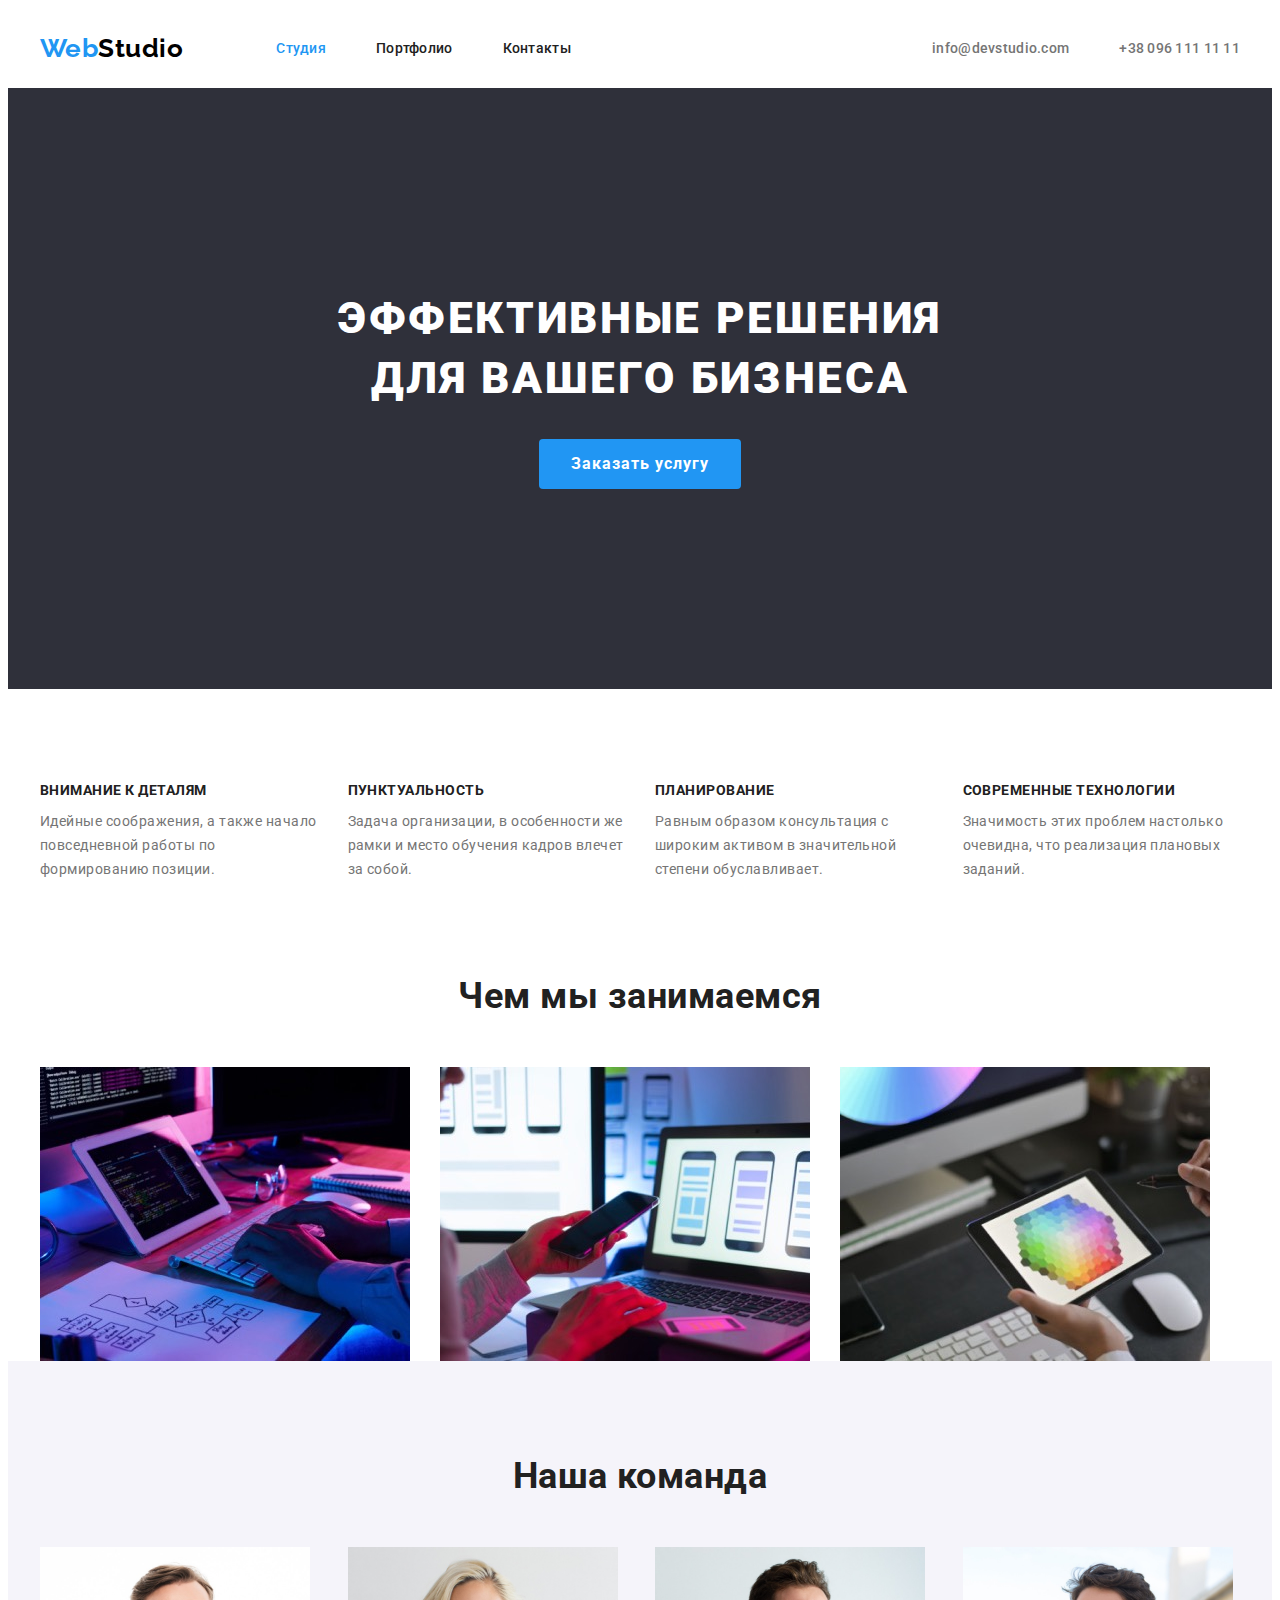
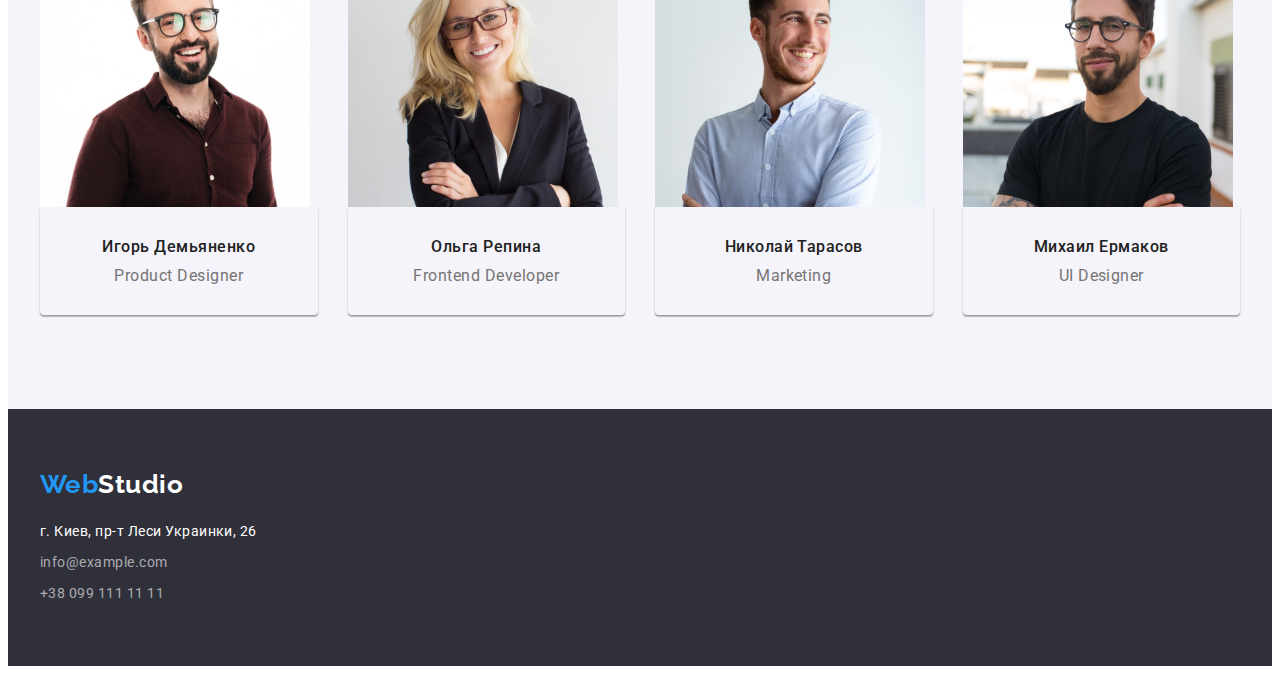
<file: index.html>
<!DOCTYPE html>
<html lang="ru">
  <head>
    <meta charset="UTF-8" />
    <meta http-equiv="X-UA-Compatible" content="IE=edge" />
    <meta name="viewport" content="width=device-width, initial-scale=1.0" />
    <title>WebStudio</title>
    <!-- Шрифты -->
    <link rel="preconnect" href="https://fonts.googleapis.com" />
    <link rel="preconnect" href="https://fonts.gstatic.com" crossorigin />
    <link
      href="https://fonts.googleapis.com/css2?family=Raleway:wght@700&family=Roboto:wght@400;500;700;900&display=swap"
      rel="stylesheet"
    />
    <!-- Нормализация стилей -->
    <link
      rel="stylesheet"
      href="https://cdnjs.cloudflare.com/ajax/libs/modern-normalize/1.1.0/modern-normalize.min.css"
      integrity="sha512-wpPYUAdjBVSE4KJnH1VR1HeZfpl1ub8YT/NKx4PuQ5NmX2tKuGu6U/JRp5y+Y8XG2tV+wKQpNHVUX03MfMFn9Q=="
      crossorigin="anonymous"
      referrerpolicy="no-referrer"
    />
    <!-- Стили текущие -->
    <link rel="stylesheet" href="./css/styles.css" />
  </head>

  <body>
    <!-- Шапка сайта -->
    <header class="header">
      <div class="container container-header">
        <a href="./index.html" class="logo"><span class="logo-accent">Web</span>Studio</a>
        <nav>
          <ul class="site-nav list">
            <li class="item">
              <a href="./index.html" class="link current">Студия</a>
            </li>
            <li class="item">
              <a href="./portfolio.html" class="link">Портфолио</a>
            </li>
            <li class="item">
              <a href="" class="link">Контакты</a>
            </li>
          </ul>
        </nav>
        <ul class="contact-nav list">
          <li class="item">
            <a href="mailto:info@devstudio.com" class="link">info@devstudio.com</a>
          </li>
          <li class="item">
            <a href="tel:+380991111111" class="link">+38 096 111 11 11</a>
          </li>
        </ul>
      </div>
    </header>

    <!-- Основной контент -->
    <main>
      <!-- Секция-герой -->
      <section class="hero">
        <div class="container">
          <h1 class="hero-title">Эффективные решения для вашего бизнеса</h1>
          <button type="button" class="btn btn-hero">Заказать услугу</button>
        </div>
      </section>

      <!-- Особенности студии -->
      <section class="section-features section">
        <div class="container">
          <h2 class="section-title visually-hidden">Особенности</h2>
          <ul class="list">
            <li class="item">
              <h3 class="subtitle">Внимание к деталям</h3>
              <p class="features-item">
                Идейные соображения, а также начало повседневной работы по формированию позиции.
              </p>
            </li>
            <li class="item">
              <h3 class="subtitle">Пунктуальность</h3>
              <p class="features-item">
                Задача организации, в особенности же рамки и место обучения кадров влечет за собой.
              </p>
            </li>
            <li class="item">
              <h3 class="subtitle">Планирование</h3>
              <p class="features-item">
                Равным образом консультация с широким активом в значительной степени обуславливает.
              </p>
            </li>
            <li class="item">
              <h3 class="subtitle">Современные технологии</h3>
              <p class="features-item">
                Значимость этих проблем настолько очевидна, что реализация плановых заданий.
              </p>
            </li>
          </ul>
        </div>
      </section>

      <!-- Чем занимается студия -->
      <section class="sectoin-work section">
        <div class="container">
          <h2 class="section-title">Чем мы занимаемся</h2>
          <ul class="list">
            <li class="item">
              <img
                src="./images/imagesmain/whatwedo-koding.jpg"
                alt="Человек пишет программный код"
                width="370"
              />
            </li>
            <li class="item">
              <img
                src="./images/imagesmain/whatwedo-mob.jpg"
                alt="На экране ноутбока представлены варианты разметки сайта для телефона"
                width="370"
              />
            </li>
            <li class="item">
              <img
                src="./images/imagesmain/whatwedo-tab.jpg"
                alt="Планшет со спектром цветов"
                width="370"
              />
            </li>
          </ul>
        </div>
      </section>

      <!-- Команда сотрудников студии -->
      <section class="section-team section last-section">
        <div class="container last-container">
          <h2 class="section-title">Наша команда</h2>
          <ul class="list">
            <li class="item">
              <img
                src="./images/imagesmain/Demyanenko.jpg"
                alt="Фото Product Designer Игорь Демьяненко"
                width="270"
              />
              <div class="card-team">
                <h3 class="subtitle">Игорь Демьяненко</h3>
                <p class="desc" lang="en">Product Designer</p>
              </div>
            </li>
            <li class="item">
              <img
                src="./images/imagesmain/Repina.jpg"
                alt="Фото Frontend Developer Ольга Репина"
                width="270"
              />
              <div class="card-team">
                <h3 class="subtitle">Ольга Репина</h3>
                <p class="desc" lang="en">Frontend Developer</p>
              </div>
            </li>
            <li class="item">
              <img
                src="./images/imagesmain/Tarasov.jpg"
                alt="Фото Marketing Николай Тарасов"
                width="270"
              />
              <div class="card-team">
                <h3 class="subtitle">Николай Тарасов</h3>
                <p class="desc" lang="en">Marketing</p>
              </div>
            </li>
            <li class="item">
              <img
                src="./images/imagesmain/Ermakov.jpg"
                alt="Фото UI Designer Михаил Ермаков"
                width="270"
              />
              <div class="card-team">
                <h3 class="subtitle">Михаил Ермаков</h3>
                <p class="desc" lang="en">UI Designer</p>
              </div>
            </li>
          </ul>
        </div>
      </section>
    </main>

    <!-- Подвал сайта -->
    <footer class="footer">
      <div class="container container-footer">
        <a href="./index.html" class="logo"><span class="logo-accent">Web</span>Studio</a>
        <address class="address">
          <ul class="list">
            <li class="item"><a href="" class="link">г. Киев, пр-т Леси Украинки, 26</a></li>
            <li class="item">
              <a href="mailto:info@example.com" class="mail link">info@example.com</a>
            </li>
            <li class="item"><a href="tel:+380991111111" class="tel link">+38 099 111 11 11</a></li>
          </ul>
        </address>
      </div>
    </footer>
  </body>
</html>
</file>
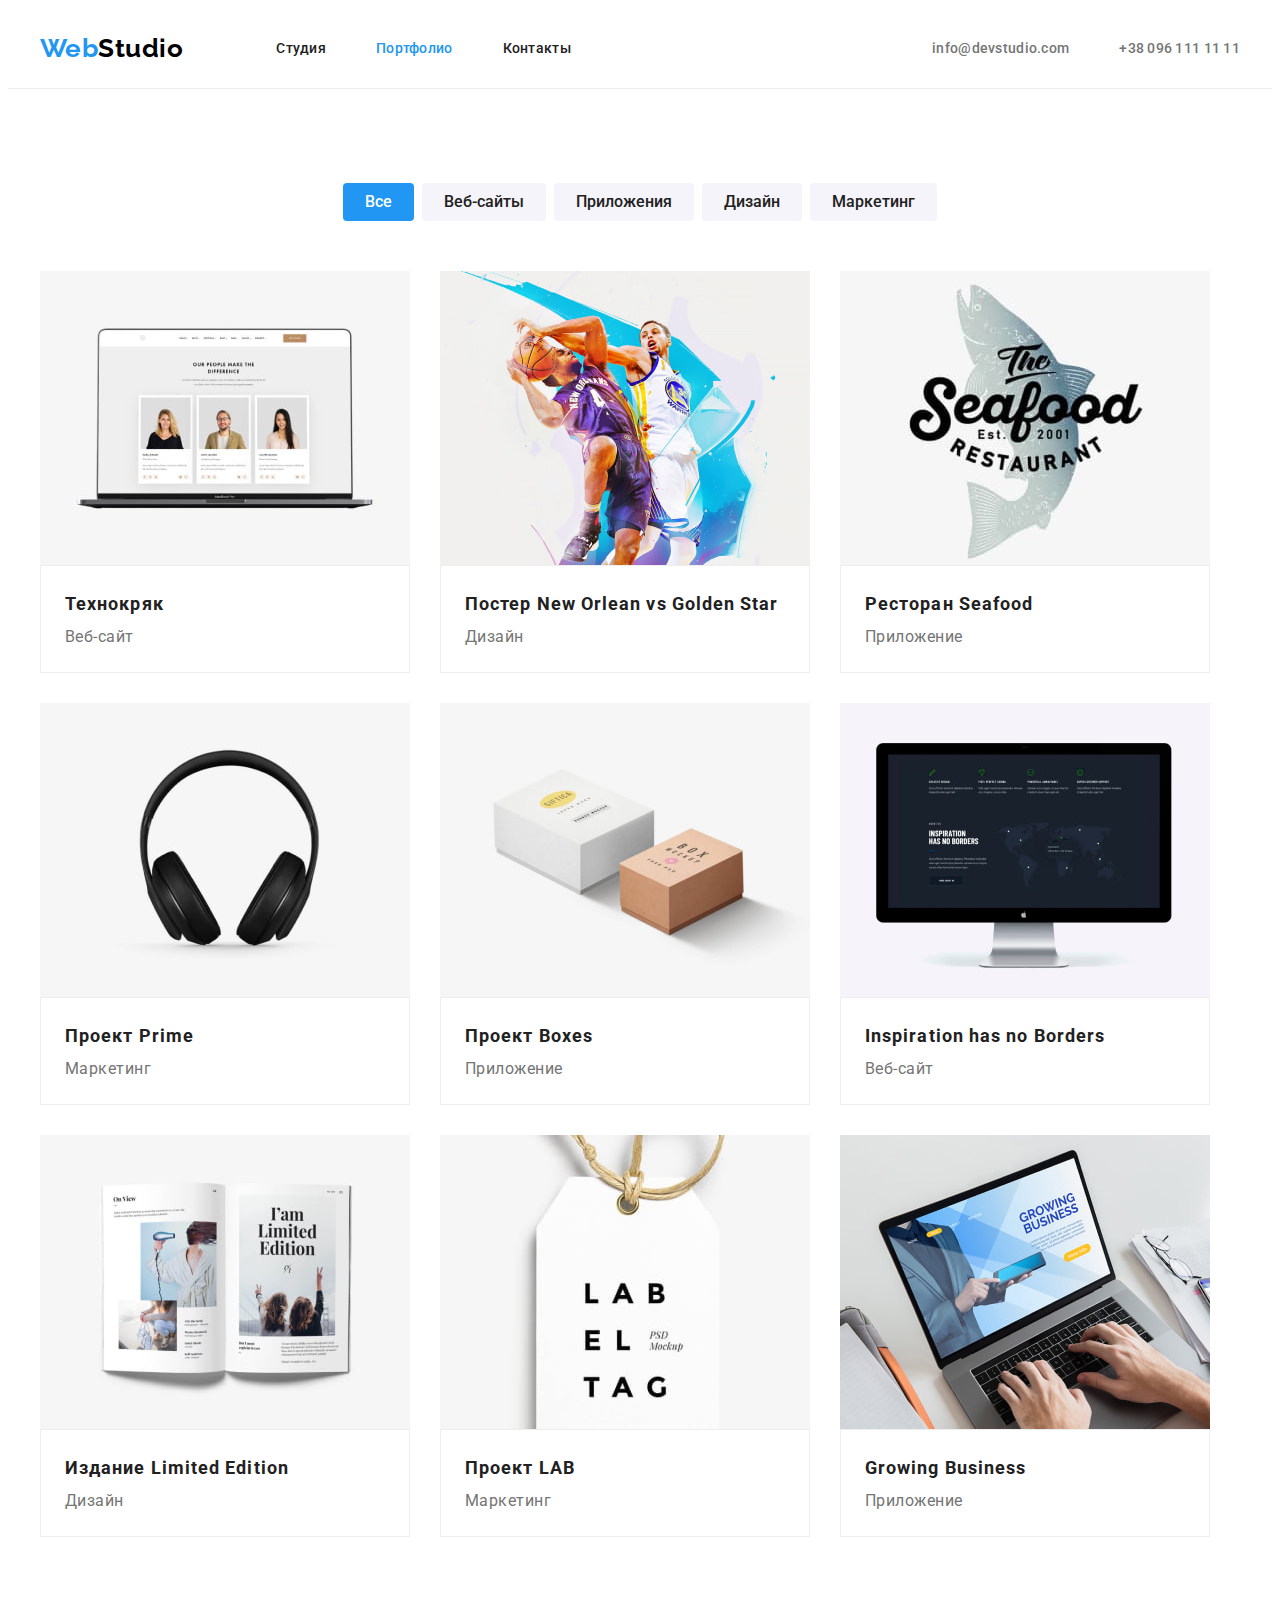
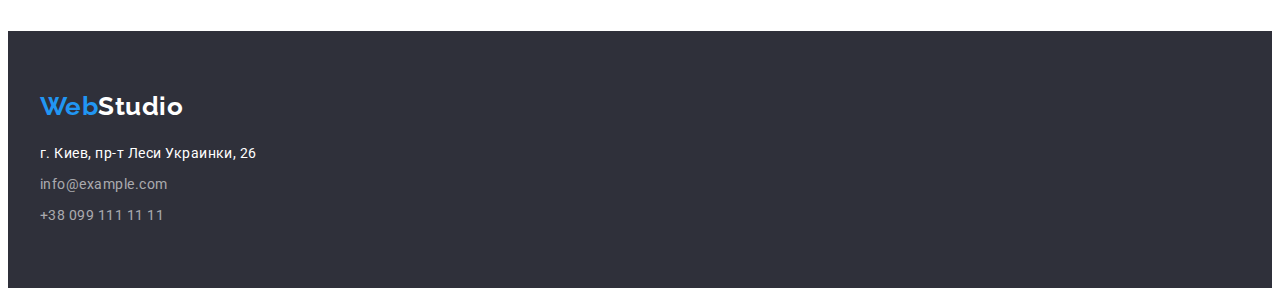
<file: portfolio.html>
<!DOCTYPE html>
<html lang="ru">
  <head>
    <meta charset="UTF-8" />
    <meta http-equiv="X-UA-Compatible" content="IE=edge" />
    <meta name="viewport" content="width=device-width, initial-scale=1.0" />
    <title>WebStudio</title>
    <!-- Шрифты -->
    <link rel="preconnect" href="https://fonts.googleapis.com" />
    <link rel="preconnect" href="https://fonts.gstatic.com" crossorigin />
    <link
      href="https://fonts.googleapis.com/css2?family=Raleway:wght@700&family=Roboto:wght@400;500;700;900&display=swap"
      rel="stylesheet"
    />
    <!-- Нормализация стилей -->
    <link
      rel="stylesheet"
      href="https://cdnjs.cloudflare.com/ajax/libs/modern-normalize/1.1.0/modern-normalize.min.css"
      integrity="sha512-wpPYUAdjBVSE4KJnH1VR1HeZfpl1ub8YT/NKx4PuQ5NmX2tKuGu6U/JRp5y+Y8XG2tV+wKQpNHVUX03MfMFn9Q=="
      crossorigin="anonymous"
      referrerpolicy="no-referrer"
    />
    <!-- Стили текущие -->
    <link rel="stylesheet" href="./css/styles.css" />
  </head>

  <body>
    <!-- Шапка сайта -->
    <header class="header header-line">
      <div class="container container-header">
        <a href="./index.html" class="logo"><span class="logo-accent">Web</span>Studio</a>
        <nav>
          <ul class="site-nav list">
            <li class="item">
              <a href="./index.html" class="link">Студия</a>
            </li>
            <li class="item">
              <a href="./portfolio.html" class="link current">Портфолио</a>
            </li>
            <li class="item">
              <a href="" class="link">Контакты</a>
            </li>
          </ul>
        </nav>
        <ul class="contact-nav list">
          <li class="item">
            <a href="mailto:info@devstudio.com" class="link">info@devstudio.com</a>
          </li>
          <li class="item">
            <a href="tel:+380991111111" class="link">+38 096 111 11 11</a>
          </li>
        </ul>
      </div>
    </header>
    <!-- Основной контент -->
    <main>
      <!-- Секция с примерами работ -->
      <section class="portfolio section last-section">
        <div class="container container-portfolio">
          <h1 class="visually-hidden">Примеры работ</h1>
          <!-- фильтры секции -->
          <ul class="list filtr">
            <li class="item">
              <button type="button" class="btn-filtr current">Все</button>
            </li>
            <li class="item">
              <button type="button" class="btn-filtr">Веб-сайты</button>
            </li>
            <li class="item">
              <button type="button" class="btn-filtr">Приложения</button>
            </li>
            <li class="item">
              <button type="button" class="btn-filtr">Дизайн</button>
            </li>
            <li class="item">
              <button type="button" class="btn-filtr">Маркетинг</button>
            </li>
          </ul>
          <!-- Работы -->
          <div class="worklist">
            <ul class="list worklist-list">
              <li class="item">
                <a href="" class="link">
                  <img
                    src="./images/imagesportfolio/web-technokryak.jpg"
                    alt="Открытый ноутбук"
                    width="370"
                    height="294"
                  />
                  <div class="desc">
                    <h2 class="title">Технокряк</h2>
                    <p class="category">Веб-сайт</p>
                  </div>
                </a>
              </li>
              <li class="item">
                <a href="" class="link">
                  <img
                    src="./images/imagesportfolio/design-poster-basketball.jpg"
                    alt="Постер с баскетболистами"
                    width="370"
                    height="294"
                  />
                  <div class="desc">
                    <h2 class="title">Постер <span lang="en">New Orlean vs Golden Star</span></h2>
                    <p class="category">Дизайн</p>
                  </div>
                </a>
              </li>
              <li class="item">
                <a href="" class="link">
                  <img
                    src="./images/imagesportfolio/app-restaurant.jpg"
                    alt="Рыба как лого ресторана"
                    width="370"
                    height="294"
                  />
                  <div class="desc">
                    <h2 class="title">Ресторан <span lang="en">Seafood</span></h2>
                    <p class="category">Приложение</p>
                  </div>
                </a>
              </li>
              <li class="item">
                <a href="" class="link">
                  <img
                    src="./images/imagesportfolio/marketing-headphones.jpg"
                    alt="Наушники"
                    width="370"
                    height="294"
                  />
                  <div class="desc">
                    <h2 class="title">Проект <span lang="en">Prime</span></h2>
                    <p class="category">Маркетинг</p>
                  </div>
                </a>
              </li>
              <li class="item">
                <a href="" class="link">
                  <img
                    src="./images/imagesportfolio/app-boxes.jpg"
                    alt="Две коробки"
                    width="370"
                    height="294"
                  />
                  <div class="desc">
                    <h2 class="title">Проект <span lang="en">Boxes</span></h2>
                    <p class="category">Приложение</p>
                  </div>
                </a>
              </li>
              <li class="item">
                <a href="" class="link">
                  <img
                    src="./images/imagesportfolio/web-monitor.jpg"
                    alt="Монитор"
                    width="370"
                    height="294"
                  />
                  <div class="desc">
                    <h2 class="title" lang="en">Inspiration has no Borders</h2>
                    <p class="category">Веб-сайт</p>
                  </div>
                </a>
              </li>
              <li class="item">
                <a href="" class="link">
                  <img
                    src="./images/imagesportfolio/design-edition.jpg"
                    alt="Раскрытый журнал"
                    width="370"
                    height="294"
                  />
                  <div class="desc">
                    <h2 class="title">Издание <span lang="en">Limited Edition</span></h2>
                    <p class="category">Дизайн</p>
                  </div>
                </a>
              </li>
              <li class="item">
                <a href="" class="link">
                  <img
                    src="./images/imagesportfolio/marketimg-label.jpg"
                    alt="Бирка"
                    width="370"
                    height="294"
                  />
                  <div class="desc">
                    <h2 class="title">Проект <span lang="en">LAB</span></h2>
                    <p class="category">Маркетинг</p>
                  </div>
                </a>
              </li>
              <li class="item">
                <a href="" class="link">
                  <img
                    src="./images/imagesportfolio/app-growing-business.jpg"
                    alt="Человек набирает что-то на ноутбуке"
                    width="370"
                    height="294"
                  />
                  <div class="desc">
                    <h2 class="title" lang="en">Growing Business</h2>
                    <p class="category">Приложение</p>
                  </div>
                </a>
              </li>
            </ul>
          </div>
        </div>
      </section>
    </main>

    <!-- Подвал сайта -->
    <footer class="footer">
      <div class="container container-footer">
        <a href="./index.html" class="logo"><span class="logo-accent">Web</span>Studio</a>
        <address class="address">
          <ul class="list">
            <li class="item"><a href="" class="link">г. Киев, пр-т Леси Украинки, 26</a></li>
            <li class="item">
              <a href="mailto:info@example.com" class="mail link">info@example.com</a>
            </li>
            <li class="item"><a href="tel:+380991111111" class="tel link">+38 099 111 11 11</a></li>
          </ul>
        </address>
      </div>
    </footer>
  </body>
</html>
</file>
<file: css/styles.css>
:root {
  --main-text-color: #757575;
  --title-text-color: #212121;
  --accent-color: #2196f3;
  --text-on-background: #ffffff;

  --width-container: 1200px;
}

/* ===============================================
ЧАСТИЧНЫЙ СБРОС СТИЛЕЙ
================================================== */
/* body {
  margin: 0;
} */

h1,
h2,
h3,
h4,
h5,
h6,
p {
  margin: 0;
}
.list {
  list-style: none;
  padding: 0;
  margin: 0;
}

.link {
  text-decoration: none;
  color: currentColor;
}
img {
  display: block;
  max-width: 100%;
}

/* ===============================================
БАЗОВЫЕ СТИЛИ
================================================== */

body {
  color: var(--main-text-color);
  font-family: 'Roboto', sans-serif;
  letter-spacing: 0.03em;
}

.container {
  width: var(--width-container);
  margin-left: auto;
  margin-right: auto;
  padding-left: 15px;
  padding-right: 15px;
}

.link {
  color: var(--title-text-color);
}
.site-nav .link.current {
  color: var(--accent-color);
}
.visually-hidden {
  position: absolute;
  width: 1px;
  height: 1px;
  margin: -1px;
  border: 0;
  padding: 0;

  white-space: nowrap;
  clip-path: inset(100%);
  clip: rect(0 0 0 0);
  overflow: hidden;
}

/* ===============================================
LOGO
================================================== */

.logo,
.logo:hover,
.logo:focus {
  color: #000000;
  text-decoration: none;

  font-family: 'Raleway', sans-serif;
  font-weight: 700;
  font-size: 26px;
  line-height: 1.19;
}
.logo-accent,
.logo-accent:hover,
.logo-accent:focus {
  color: var(--accent-color);
}

/* ===============================================
HEADER
================================================== */
.container-header .logo {
  margin-right: 93px;
}
.container-header,
.site-nav,
.contact-nav {
  display: flex;
  align-items: center;
}

.site-nav .item:not(:last-child),
.contact-nav .item:not(:last-child) {
  margin-right: 50px;
}
.site-nav .link,
.contact-nav .link {
  display: block;
  padding-top: 32px;
  padding-bottom: 32px;
  text-decoration: none;
  font-weight: 500;
  font-size: 14px;
  line-height: 1.15;
  letter-spacing: 0.02em;
}

.contact-nav {
  margin-left: auto;
}
.contact-nav .link {
  color: var(--main-text-color);
}
.site-nav .link:hover,
.site-nav .link:focus,
.contact-nav .link:hover,
.contact-nav .link:focus {
  color: var(--accent-color);
}

/* ===============================================
ОБЩЕЕ ДЛЯ СЕКЦИЙ
================================================== */

.section-title {
  margin-bottom: 50px;
  font-weight: 700;
  font-size: 36px;
  line-height: 1.17;
  text-align: center;
  color: var(--title-text-color);
}
.subtitle {
  color: var(--title-text-color);
}

.section {
  padding-top: 94px;
}

.last-section {
  padding-bottom: 94px;
}

/* ===============================================
HERO
================================================== */

.hero {
  background-color: #2f303a;
  text-align: center;
  padding-top: 200px;
  padding-bottom: 200px;
}
.hero-title {
  width: 696px;
  margin-right: auto;
  margin-left: auto;

  font-weight: 900;
  font-size: 44px;
  line-height: 1.37;
  letter-spacing: 0.06em;
  text-transform: uppercase;
  color: var(--text-on-background);
}
.btn-hero {
  display: inline-block;
  padding: 10px 32px;
  margin-top: 30px;
  border: none;
  border-radius: 4px;

  font-family: inherit;
  font-size: 16px;
  font-weight: 700;
  line-height: 1.88;
  letter-spacing: 0.06em;
  color: var(--text-on-background);
  background-color: var(--accent-color);

  cursor: pointer;
}

.btn:hover,
.btn.focus {
  background-color: #188ce8;
  filter: drop-shadow(0px 4px 4px rgba(0, 0, 0, 0.25)) drop-shadow(0px 4px 4px rgba(0, 0, 0, 0.25));
}

/* ===============================================
SECTION  "ОСОБЕННОСТИ"
================================================== */

.section-features {
  font-size: 14px;
}

.section-features .list {
  display: flex;
}
.section-features .item {
  width: calc((100% - (3 * 30px)) / 4);
}
.section-features .item:not(:last-child) {
  margin-right: 30px;
}
.section-features .subtitle {
  margin-bottom: 10px;

  font-weight: 700;
  font-size: 14px;
  line-height: 1.14;
  text-transform: uppercase;
}
.features-item {
  line-height: 1.72;
}

/* ===============================================
SECTION  "ЧЕМ ЗАНИМАЕМСЯ"
================================================== */

.sectoin-work .list {
  display: flex;
}
.sectoin-work .item:not(:last-child) {
  margin-right: 30px;
}
/* ===============================================
SECTION  "КОМАНДА"
================================================== */

.section-team {
  background-color: #f5f4fa;
}
.section-team .list {
  display: flex;
}

.section-team .item {
  width: calc((100% - (3 * 30px)) / 4);
}

.section-team .item:not(:last-child) {
  margin-right: 30px;
}

.card-team {
  padding-top: 30px;
  padding-bottom: 30px;
  box-shadow: 0px 1px 3px rgba(0, 0, 0, 0.12), 0px 1px 1px rgba(0, 0, 0, 0.14),
    0px 2px 1px rgba(0, 0, 0, 0.2);
  border-radius: 0px 0px 4px 4px;

  font-size: 16px;
  line-height: 1.19;
  text-align: center;
}
.card-team .subtitle {
  margin-bottom: 10px;

  font-weight: 500;
  font-size: 16px;
}
.card-team .desc {
  font-weight: 400;
}

/* ===============================================
FOOTER
================================================== */

.footer {
  background-color: #2f303a;
}

.footer {
  padding-top: 60px;
  padding-bottom: 60px;
}
.footer a {
  font-style: normal;
  color: var(--text-on-background);
}
.footer .logo:hover,
.footer .logo:focus {
  color: var(--text-on-background);
}
.footer a:hover,
.footer a:focus {
  color: var(--accent-color);
}
.address {
  width: 231px;
  margin-top: 20px;
  font-weight: 400;
  font-size: 14px;
  line-height: 1.71;
}
.address .item:not(:last-child) {
  margin-bottom: 7px;
}
.footer .mail,
.footer .tel {
  color: rgb(255, 255, 255, 0.6);
}

/* ===============================================
СТРАНИЦА PORTFOILIO
================================================== */
.container-portfolio .filtr {
  display: flex;
  justify-content: center;

  margin-bottom: 50px;
}

.header-line {
  border-bottom: 1px solid #ececec;
}

.worklist {
  margin: -15px;
}

.filtr .item:not(:last-child) {
  margin-right: 8px;
}

.portfolio .worklist-list {
  display: flex;
  flex-wrap: wrap;
}
.btn-filtr {
  padding: 6px 22px;
  border: none;
  border-radius: 4px;
  font-family: inherit;
  font-weight: 500;
  font-size: 16px;
  line-height: 1.62;
  color: var(--title-text-color);
  background-color: #f5f4fa;
  cursor: pointer;
}
.btn-filtr:hover,
.btn-filtr:focus {
  color: var(--text-on-background);
  background-color: var(--accent-color);
  box-shadow: 0px 3px 1px rgba(0, 0, 0, 0.1), 0px 1px 2px rgba(0, 0, 0, 0.08),
    0px 2px 2px rgba(0, 0, 0, 0.12);
}
.btn-filtr.current {
  color: var(--text-on-background);
  background-color: var(--accent-color);
}

.worklist-list .desc {
  padding: 20px 24px;
  border: 1px solid #eeeeee;
}

.worklist-list .title {
  font-weight: 700;
  font-size: 18px;
  line-height: 2;
  letter-spacing: 0.06em;
}
.worklist-list .item {
  width: calc(100% / 3 -3 * 30);
  margin: 15px;
}
.worklist-list .category {
  font-size: 16px;
  line-height: 1.88;
  color: var(--main-text-color);
}
</file>
